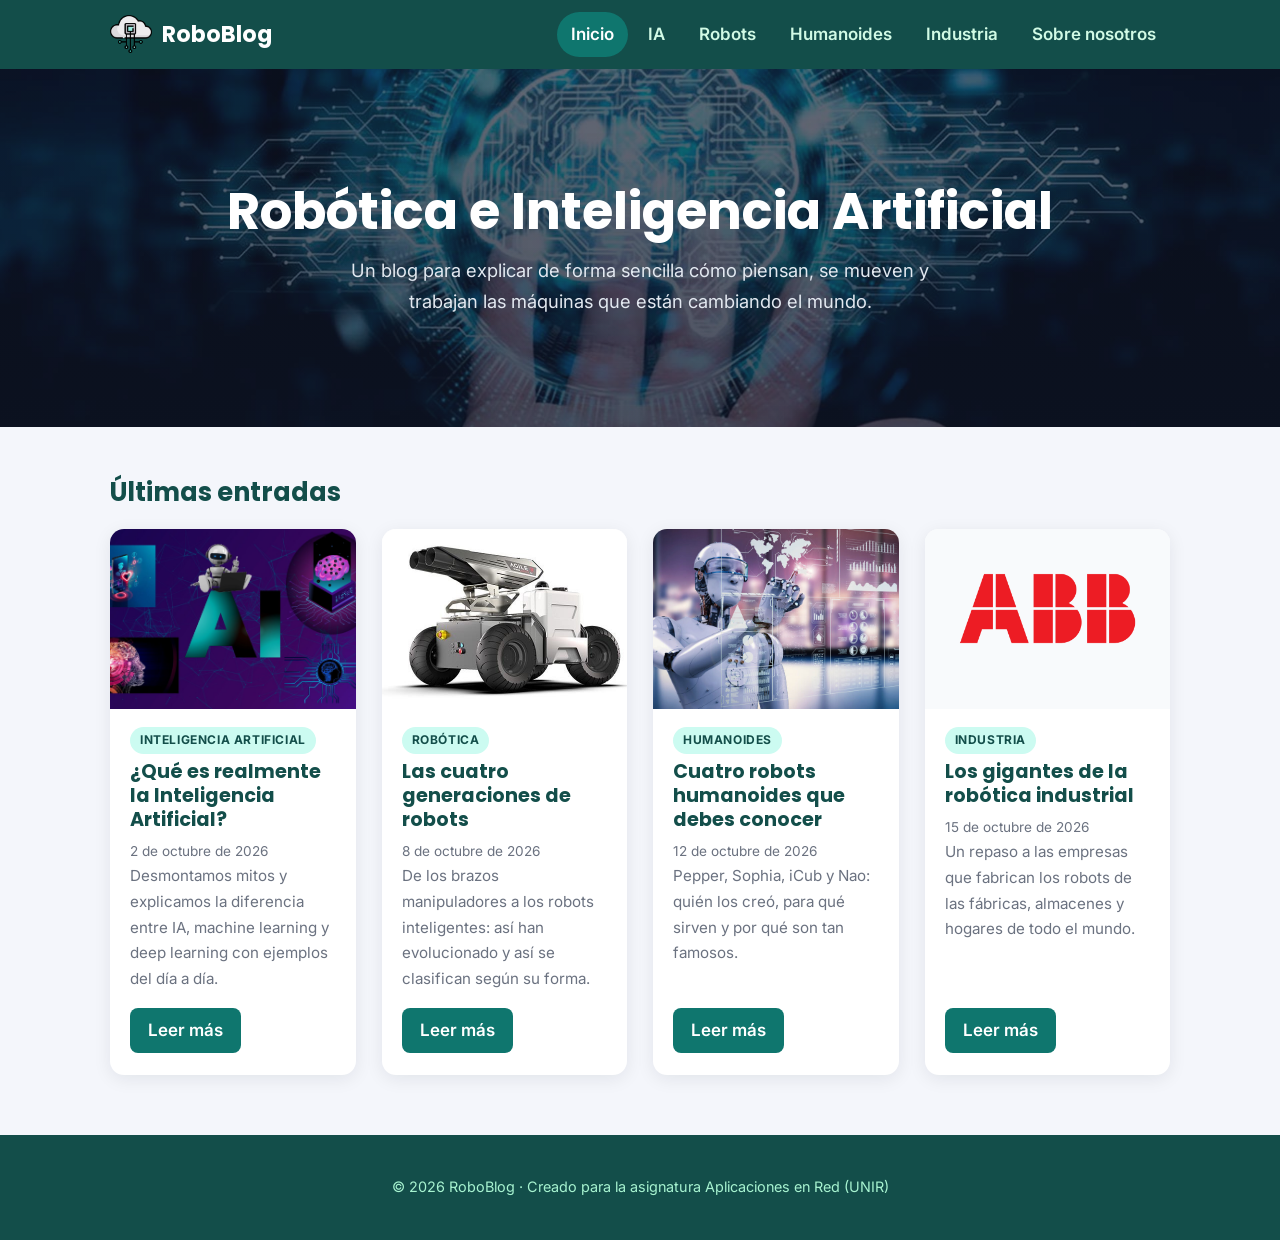
<file: index.html>
<!DOCTYPE html>
<html lang="es">
<head>
  <meta charset="UTF-8">
  <!-- viewport: hace que la página se vea bien en móviles -->
  <meta name="viewport" content="width=device-width, initial-scale=1.0">
  <title>RoboBlog | Inicio</title>
  <!-- Tipografías de Google Fonts -->
  <link rel="preconnect" href="https://fonts.googleapis.com">
  <link href="https://fonts.googleapis.com/css2?family=Inter:wght@400;600&family=Poppins:wght@600;700&display=swap" rel="stylesheet">
  <!-- Hoja de estilos propia -->
  <link rel="stylesheet" href="css/estilos.css">
</head>
<body>

  <!-- ===== CABECERA + MENÚ (se repite igual en todas las páginas) ===== -->
  <header class="cabecera">
    <div class="contenedor">
      <a class="marca" href="index.html">
        <img src="img/logo.png" alt="Logo de RoboBlog">
        RoboBlog
      </a>
      <nav>
        <ul class="menu">
          <li><a class="activo" href="index.html">Inicio</a></li>
          <li><a href="entradas/que-es-la-ia.html">IA</a></li>
          <li><a href="entradas/generaciones-robots.html">Robots</a></li>
          <li><a href="entradas/humanoides-famosos.html">Humanoides</a></li>
          <li><a href="entradas/empresas-robotica.html">Industria</a></li>
          <li><a href="acerca.html">Sobre nosotros</a></li>
        </ul>
      </nav>
    </div>
  </header>

  <!-- ===== PORTADA ===== -->
  <section class="hero">
    <h1>Robótica e Inteligencia Artificial</h1>
    <p>Un blog para explicar de forma sencilla cómo piensan, se mueven y trabajan las máquinas que están cambiando el mundo.</p>
  </section>

  <!-- ===== LISTADO DE ENTRADAS ===== -->
  <main class="contenedor">
    <h2 class="seccion-titulo">Últimas entradas</h2>

    <div class="rejilla">

      <!-- Entrada 1 -->
      <article class="tarjeta">
        <img src="img/ia.jpg" alt="Collage sobre inteligencia artificial">
        <div class="tarjeta-cuerpo">
          <span class="etiqueta">Inteligencia Artificial</span>
          <h3>¿Qué es realmente la Inteligencia Artificial?</h3>
          <span class="fecha">2 de octubre de 2026</span>
          <p>Desmontamos mitos y explicamos la diferencia entre IA, machine learning y deep learning con ejemplos del día a día.</p>
          <a class="boton" href="entradas/que-es-la-ia.html">Leer más</a>
        </div>
      </article>

      <!-- Entrada 2 -->
      <article class="tarjeta">
        <img src="img/robot-movil.jpg" alt="Robot móvil">
        <div class="tarjeta-cuerpo">
          <span class="etiqueta">Robótica</span>
          <h3>Las cuatro generaciones de robots</h3>
          <span class="fecha">8 de octubre de 2026</span>
          <p>De los brazos manipuladores a los robots inteligentes: así han evolucionado y así se clasifican según su forma.</p>
          <a class="boton" href="entradas/generaciones-robots.html">Leer más</a>
        </div>
      </article>

      <!-- Entrada 3 -->
      <article class="tarjeta">
        <img src="img/androides.jpg" alt="Robot humanoide interactuando con una pantalla">
        <div class="tarjeta-cuerpo">
          <span class="etiqueta">Humanoides</span>
          <h3>Cuatro robots humanoides que debes conocer</h3>
          <span class="fecha">12 de octubre de 2026</span>
          <p>Pepper, Sophia, iCub y Nao: quién los creó, para qué sirven y por qué son tan famosos.</p>
          <a class="boton" href="entradas/humanoides-famosos.html">Leer más</a>
        </div>
      </article>

      <!-- Entrada 4 -->
      <article class="tarjeta">
        <img class="logo" src="img/abb.png" alt="Logotipo de ABB">
        <div class="tarjeta-cuerpo">
          <span class="etiqueta">Industria</span>
          <h3>Los gigantes de la robótica industrial</h3>
          <span class="fecha">15 de octubre de 2026</span>
          <p>Un repaso a las empresas que fabrican los robots de las fábricas, almacenes y hogares de todo el mundo.</p>
          <a class="boton" href="entradas/empresas-robotica.html">Leer más</a>
        </div>
      </article>

    </div>
  </main>

  <!-- ===== PIE DE PÁGINA ===== -->
  <footer class="pie">
    <p>&copy; 2026 RoboBlog · Creado para la asignatura Aplicaciones en Red (UNIR)</p>
  </footer>

</body>
</html>
</file>
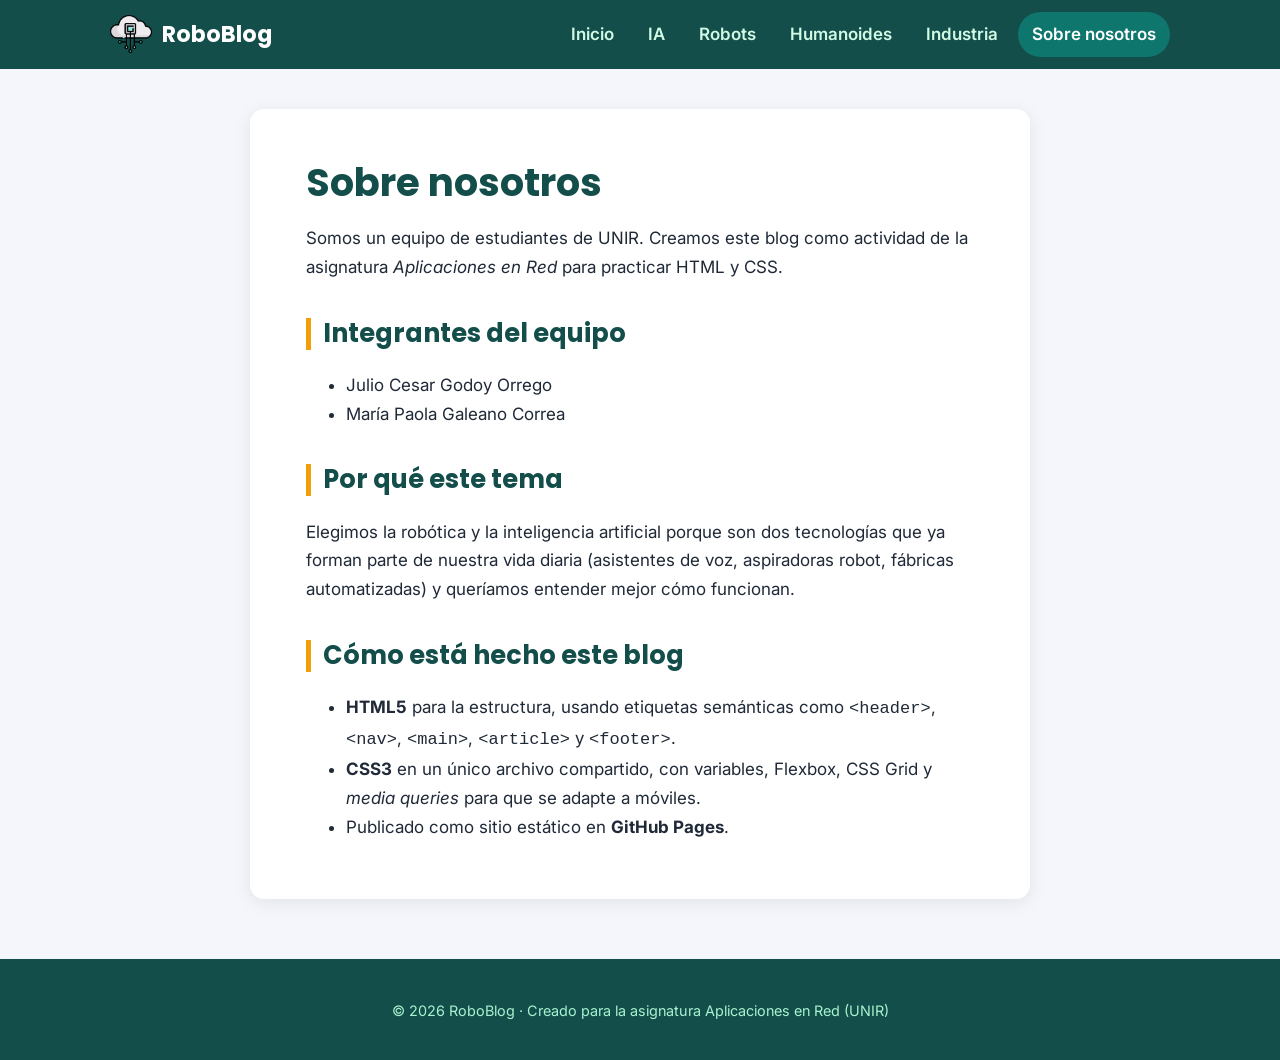
<file: acerca.html>
<!DOCTYPE html>
<html lang="es">
<head>
  <meta charset="UTF-8">
  <meta name="viewport" content="width=device-width, initial-scale=1.0">
  <title>RoboBlog | Sobre nosotros</title>
  <link rel="preconnect" href="https://fonts.googleapis.com">
  <link href="https://fonts.googleapis.com/css2?family=Inter:wght@400;600&family=Poppins:wght@600;700&display=swap" rel="stylesheet">
  <link rel="stylesheet" href="css/estilos.css">
</head>
<body>

  <header class="cabecera">
    <div class="contenedor">
      <a class="marca" href="index.html">
        <img src="img/logo.png" alt="Logo de RoboBlog">
        RoboBlog
      </a>
      <nav>
        <ul class="menu">
          <li><a href="index.html">Inicio</a></li>
          <li><a href="entradas/que-es-la-ia.html">IA</a></li>
          <li><a href="entradas/generaciones-robots.html">Robots</a></li>
          <li><a href="entradas/humanoides-famosos.html">Humanoides</a></li>
          <li><a href="entradas/empresas-robotica.html">Industria</a></li>
          <li><a class="activo" href="acerca.html">Sobre nosotros</a></li>
        </ul>
      </nav>
    </div>
  </header>

  <main>
    <article class="articulo">
      <h1>Sobre nosotros</h1>

      <p>Somos un equipo de estudiantes de UNIR. Creamos este blog como actividad de la asignatura <em>Aplicaciones en Red</em> para practicar HTML y CSS.</p>

      <h2>Integrantes del equipo</h2>
      <ul>
        <li>Julio Cesar Godoy Orrego</li>
        <li>María Paola Galeano Correa</li>
      </ul>

      <h2>Por qué este tema</h2>

      <p>Elegimos la robótica y la inteligencia artificial porque son dos tecnologías que ya forman parte de nuestra vida diaria (asistentes de voz, aspiradoras robot, fábricas automatizadas) y queríamos entender mejor cómo funcionan.</p>

      <h2>Cómo está hecho este blog</h2>
      <ul>
        <li><strong>HTML5</strong> para la estructura, usando etiquetas semánticas como <code>&lt;header&gt;</code>, <code>&lt;nav&gt;</code>, <code>&lt;main&gt;</code>, <code>&lt;article&gt;</code> y <code>&lt;footer&gt;</code>.</li>
        <li><strong>CSS3</strong> en un único archivo compartido, con variables, Flexbox, CSS Grid y <em>media queries</em> para que se adapte a móviles.</li>
        <li>Publicado como sitio estático en <strong>GitHub Pages</strong>.</li>
      </ul>
    </article>
  </main>

  <footer class="pie">
    <p>&copy; 2026 RoboBlog · Creado para la asignatura Aplicaciones en Red (UNIR)</p>
  </footer>

</body>
</html>
</file>
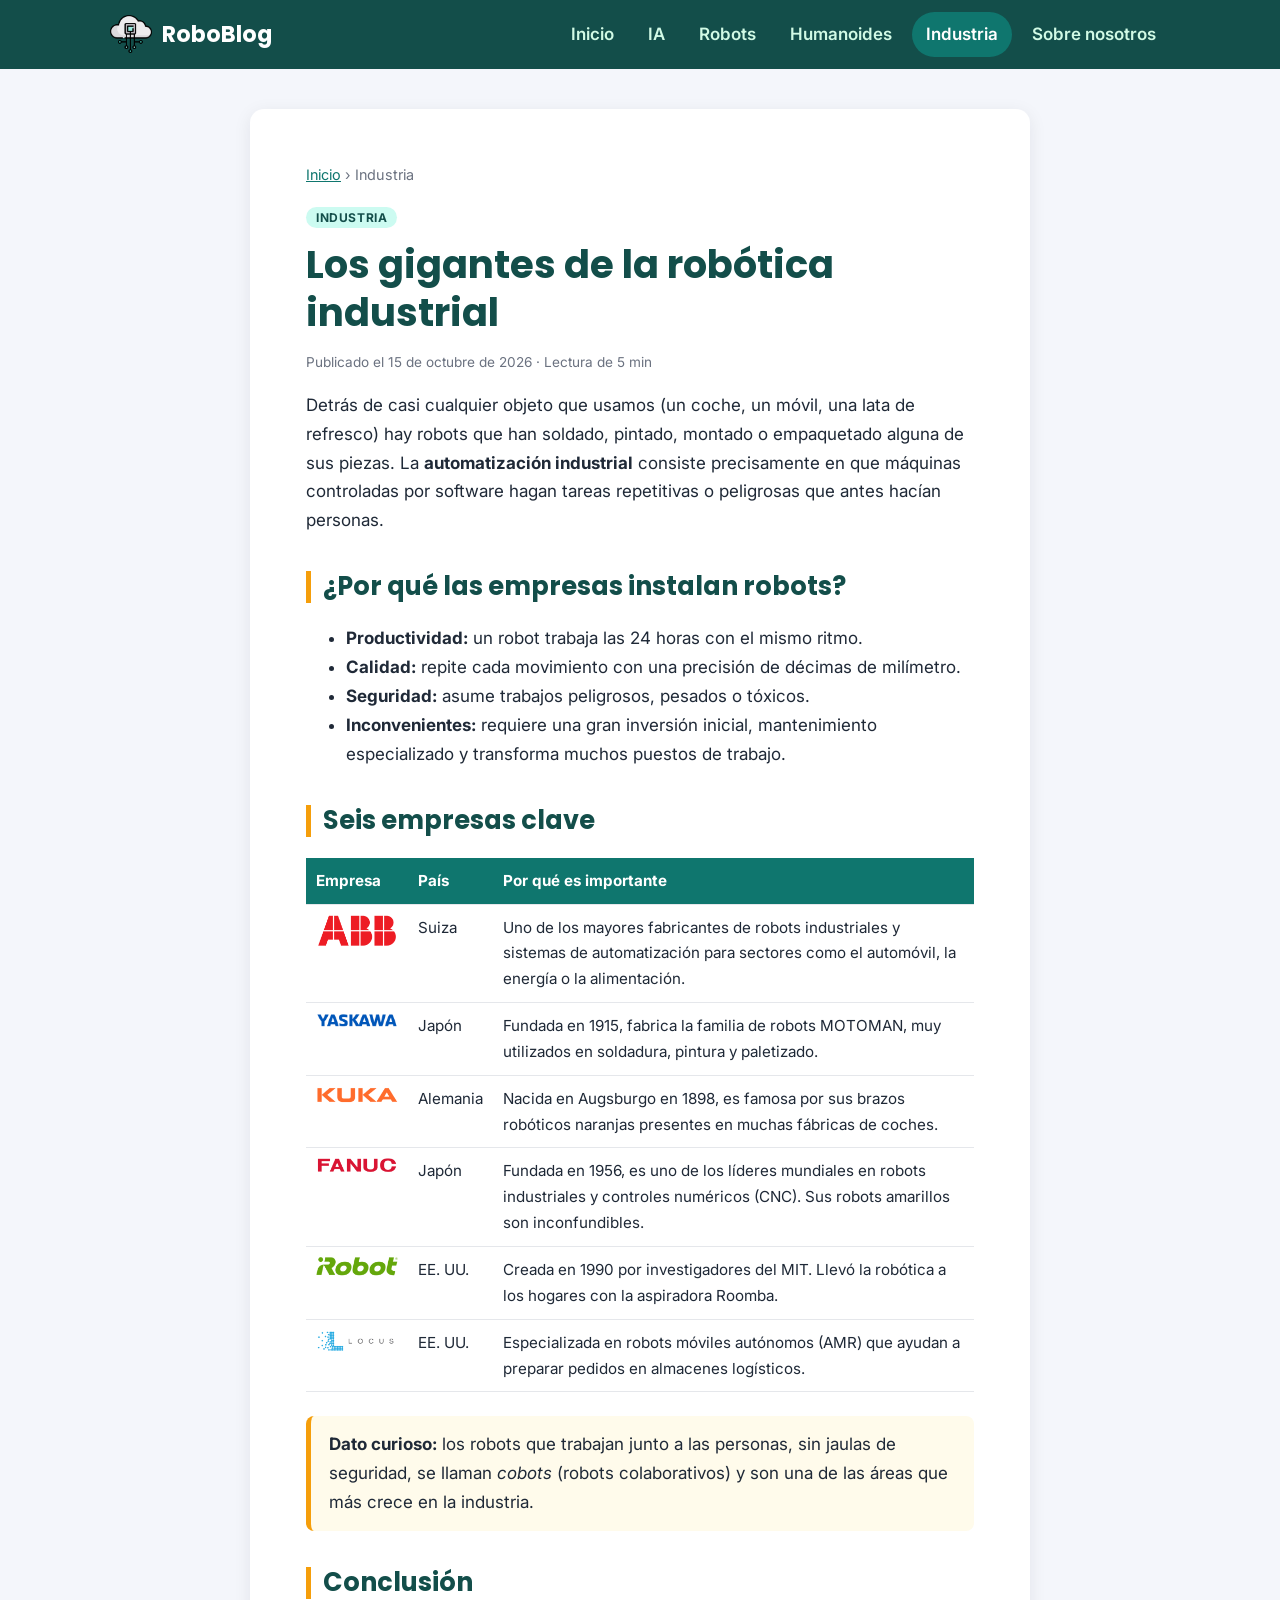
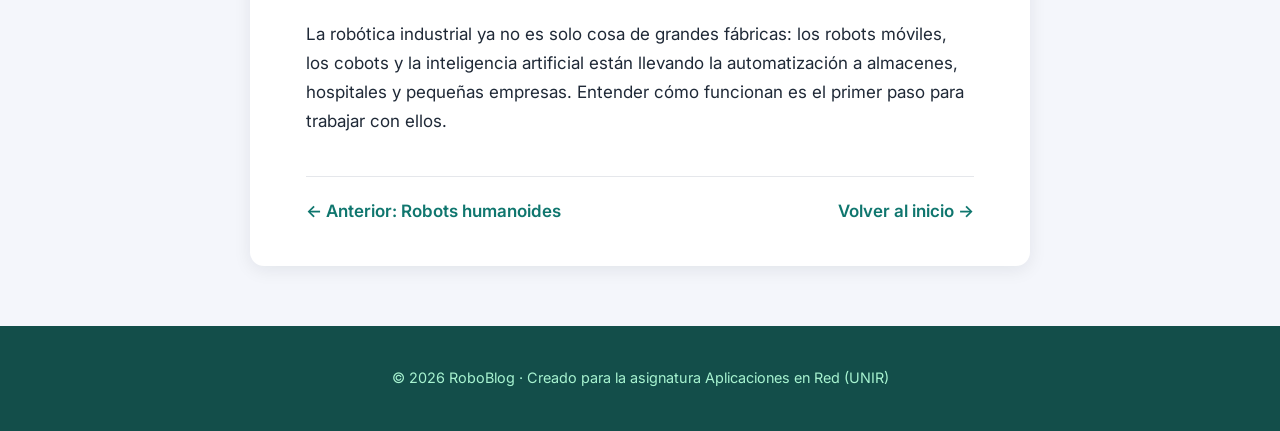
<file: entradas/empresas-robotica.html>
<!DOCTYPE html>
<html lang="es">
<head>
  <meta charset="UTF-8">
  <meta name="viewport" content="width=device-width, initial-scale=1.0">
  <title>RoboBlog | Los gigantes de la robótica industrial</title>
  <link rel="preconnect" href="https://fonts.googleapis.com">
  <link href="https://fonts.googleapis.com/css2?family=Inter:wght@400;600&family=Poppins:wght@600;700&display=swap" rel="stylesheet">
  <link rel="stylesheet" href="../css/estilos.css">
</head>
<body>

  <header class="cabecera">
    <div class="contenedor">
      <a class="marca" href="../index.html">
        <img src="../img/logo.png" alt="Logo de RoboBlog">
        RoboBlog
      </a>
      <nav>
        <ul class="menu">
          <li><a href="../index.html">Inicio</a></li>
          <li><a href="que-es-la-ia.html">IA</a></li>
          <li><a href="generaciones-robots.html">Robots</a></li>
          <li><a href="humanoides-famosos.html">Humanoides</a></li>
          <li><a class="activo" href="empresas-robotica.html">Industria</a></li>
          <li><a href="../acerca.html">Sobre nosotros</a></li>
        </ul>
      </nav>
    </div>
  </header>

  <main>
    <article class="articulo">
      <p class="migas"><a href="../index.html">Inicio</a> › Industria</p>
      <span class="etiqueta">Industria</span>
      <h1>Los gigantes de la robótica industrial</h1>
      <p class="fecha">Publicado el 15 de octubre de 2026 · Lectura de 5 min</p>

      <p>Detrás de casi cualquier objeto que usamos (un coche, un móvil, una lata de refresco) hay robots que han soldado, pintado, montado o empaquetado alguna de sus piezas. La <strong>automatización industrial</strong> consiste precisamente en que máquinas controladas por software hagan tareas repetitivas o peligrosas que antes hacían personas.</p>

      <h2>¿Por qué las empresas instalan robots?</h2>
      <ul>
        <li><strong>Productividad:</strong> un robot trabaja las 24 horas con el mismo ritmo.</li>
        <li><strong>Calidad:</strong> repite cada movimiento con una precisión de décimas de milímetro.</li>
        <li><strong>Seguridad:</strong> asume trabajos peligrosos, pesados o tóxicos.</li>
        <li><strong>Inconvenientes:</strong> requiere una gran inversión inicial, mantenimiento especializado y transforma muchos puestos de trabajo.</li>
      </ul>

      <h2>Seis empresas clave</h2>

      <!-- Tabla con logotipo, país y especialidad de cada empresa -->
      <table class="tabla">
        <tr>
          <th>Empresa</th>
          <th>País</th>
          <th>Por qué es importante</th>
        </tr>
        <tr>
          <td><img src="../img/abb.png" alt="ABB" width="110"></td>
          <td>Suiza</td>
          <td>Uno de los mayores fabricantes de robots industriales y sistemas de automatización para sectores como el automóvil, la energía o la alimentación.</td>
        </tr>
        <tr>
          <td><img src="../img/yaskawa.png" alt="Yaskawa" width="110"></td>
          <td>Japón</td>
          <td>Fundada en 1915, fabrica la familia de robots MOTOMAN, muy utilizados en soldadura, pintura y paletizado.</td>
        </tr>
        <tr>
          <td><img src="../img/kuka.png" alt="KUKA" width="110"></td>
          <td>Alemania</td>
          <td>Nacida en Augsburgo en 1898, es famosa por sus brazos robóticos naranjas presentes en muchas fábricas de coches.</td>
        </tr>
        <tr>
          <td><img src="../img/fanuc.png" alt="FANUC" width="110"></td>
          <td>Japón</td>
          <td>Fundada en 1956, es uno de los líderes mundiales en robots industriales y controles numéricos (CNC). Sus robots amarillos son inconfundibles.</td>
        </tr>
        <tr>
          <td><img src="../img/irobot.png" alt="iRobot" width="110"></td>
          <td>EE. UU.</td>
          <td>Creada en 1990 por investigadores del MIT. Llevó la robótica a los hogares con la aspiradora Roomba.</td>
        </tr>
        <tr>
          <td><img src="../img/locusrobotics.png" alt="Locus Robotics" width="110"></td>
          <td>EE. UU.</td>
          <td>Especializada en robots móviles autónomos (AMR) que ayudan a preparar pedidos en almacenes logísticos.</td>
        </tr>
      </table>

      <div class="destacado">
        <strong>Dato curioso:</strong> los robots que trabajan junto a las personas, sin jaulas de seguridad, se llaman <em>cobots</em> (robots colaborativos) y son una de las áreas que más crece en la industria.
      </div>

      <h2>Conclusión</h2>
      <p>La robótica industrial ya no es solo cosa de grandes fábricas: los robots móviles, los cobots y la inteligencia artificial están llevando la automatización a almacenes, hospitales y pequeñas empresas. Entender cómo funcionan es el primer paso para trabajar con ellos.</p>

      <nav class="nav-entradas">
        <a href="humanoides-famosos.html">← Anterior: Robots humanoides</a>
        <a href="../index.html">Volver al inicio →</a>
      </nav>
    </article>
  </main>

  <footer class="pie">
    <p>&copy; 2026 RoboBlog · Creado para la asignatura Aplicaciones en Red (UNIR)</p>
  </footer>

</body>
</html>
</file>
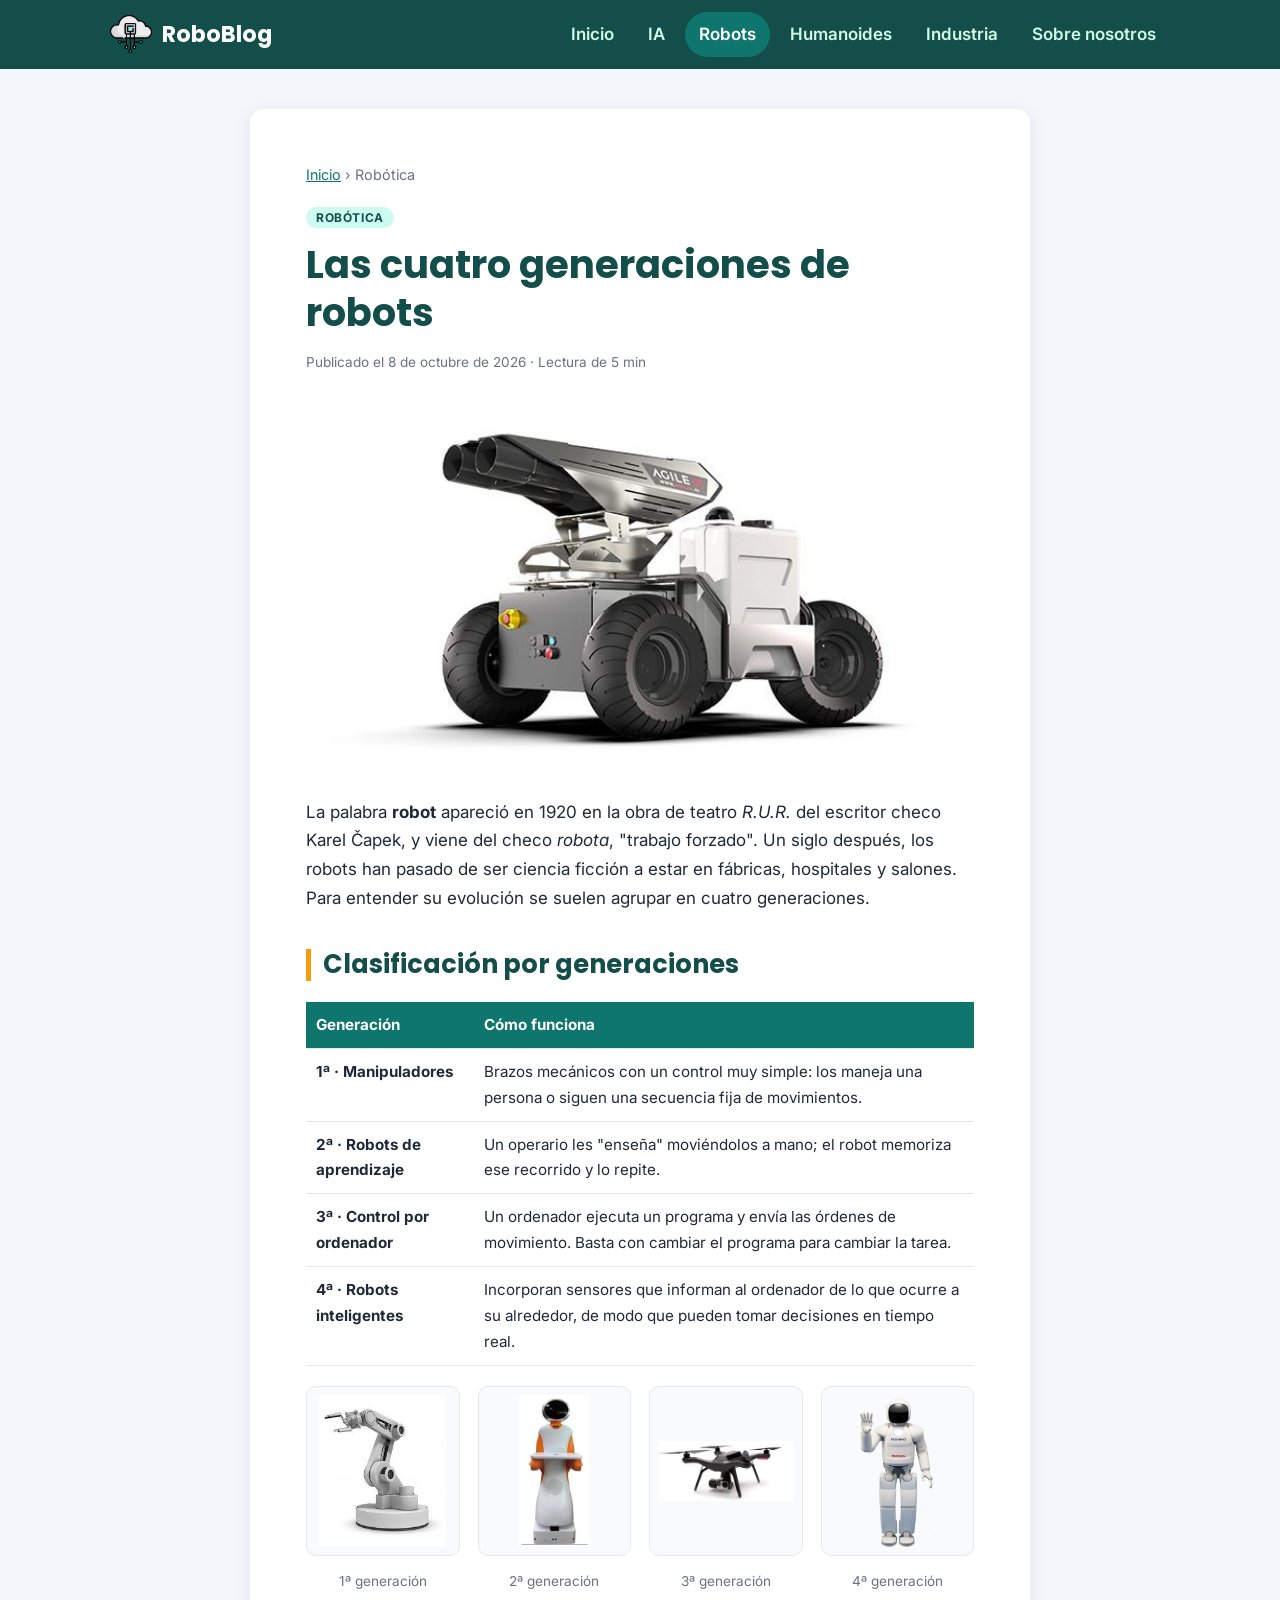
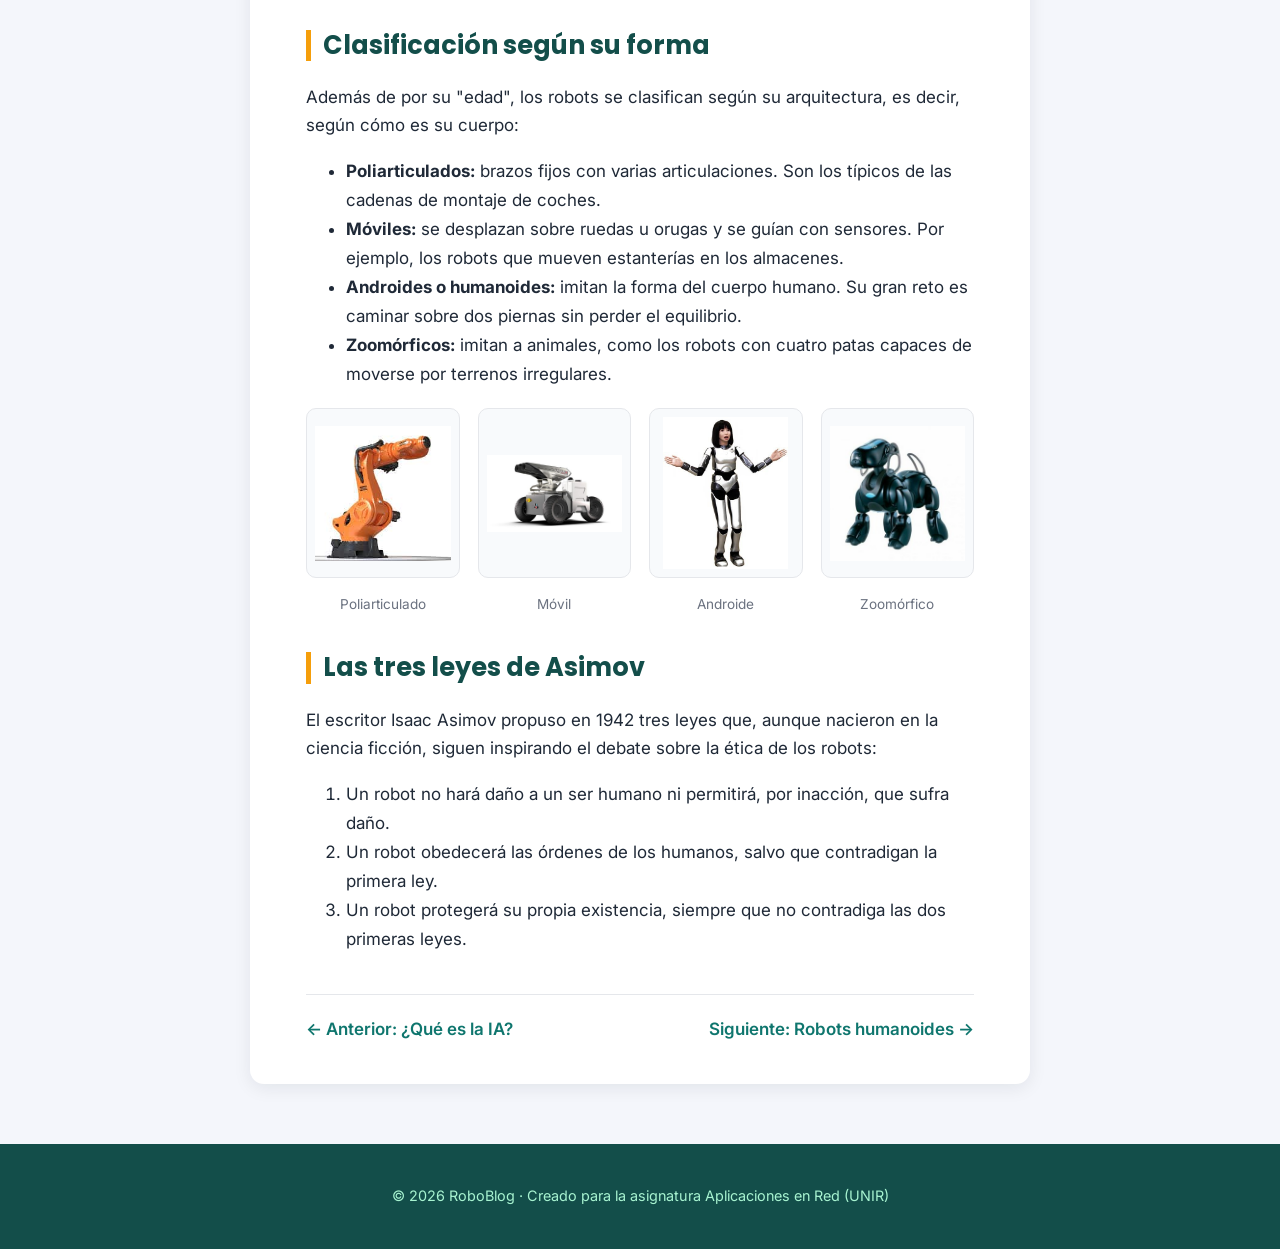
<file: entradas/generaciones-robots.html>
<!DOCTYPE html>
<html lang="es">
<head>
  <meta charset="UTF-8">
  <meta name="viewport" content="width=device-width, initial-scale=1.0">
  <title>RoboBlog | Las cuatro generaciones de robots</title>
  <link rel="preconnect" href="https://fonts.googleapis.com">
  <link href="https://fonts.googleapis.com/css2?family=Inter:wght@400;600&family=Poppins:wght@600;700&display=swap" rel="stylesheet">
  <link rel="stylesheet" href="../css/estilos.css">
</head>
<body>

  <header class="cabecera">
    <div class="contenedor">
      <a class="marca" href="../index.html">
        <img src="../img/logo.png" alt="Logo de RoboBlog">
        RoboBlog
      </a>
      <nav>
        <ul class="menu">
          <li><a href="../index.html">Inicio</a></li>
          <li><a href="que-es-la-ia.html">IA</a></li>
          <li><a class="activo" href="generaciones-robots.html">Robots</a></li>
          <li><a href="humanoides-famosos.html">Humanoides</a></li>
          <li><a href="empresas-robotica.html">Industria</a></li>
          <li><a href="../acerca.html">Sobre nosotros</a></li>
        </ul>
      </nav>
    </div>
  </header>

  <main>
    <article class="articulo">
      <p class="migas"><a href="../index.html">Inicio</a> › Robótica</p>
      <span class="etiqueta">Robótica</span>
      <h1>Las cuatro generaciones de robots</h1>
      <p class="fecha">Publicado el 8 de octubre de 2026 · Lectura de 5 min</p>

      <img class="imagen-principal" src="../img/robot-movil.jpg" alt="Robot móvil sobre ruedas">

      <p>La palabra <strong>robot</strong> apareció en 1920 en la obra de teatro <em>R.U.R.</em> del escritor checo Karel Čapek, y viene del checo <em>robota</em>, "trabajo forzado". Un siglo después, los robots han pasado de ser ciencia ficción a estar en fábricas, hospitales y salones. Para entender su evolución se suelen agrupar en cuatro generaciones.</p>

      <h2>Clasificación por generaciones</h2>

      <!-- Tabla: cada <tr> es una fila, <th> es cabecera y <td> es celda -->
      <table class="tabla">
        <tr>
          <th>Generación</th>
          <th>Cómo funciona</th>
        </tr>
        <tr>
          <td><strong>1ª · Manipuladores</strong></td>
          <td>Brazos mecánicos con un control muy simple: los maneja una persona o siguen una secuencia fija de movimientos.</td>
        </tr>
        <tr>
          <td><strong>2ª · Robots de aprendizaje</strong></td>
          <td>Un operario les "enseña" moviéndolos a mano; el robot memoriza ese recorrido y lo repite.</td>
        </tr>
        <tr>
          <td><strong>3ª · Control por ordenador</strong></td>
          <td>Un ordenador ejecuta un programa y envía las órdenes de movimiento. Basta con cambiar el programa para cambiar la tarea.</td>
        </tr>
        <tr>
          <td><strong>4ª · Robots inteligentes</strong></td>
          <td>Incorporan sensores que informan al ordenador de lo que ocurre a su alrededor, de modo que pueden tomar decisiones en tiempo real.</td>
        </tr>
      </table>

      <div class="galeria">
        <figure><img src="../img/robot-1era.jpg" alt="Robot de primera generación"><figcaption>1ª generación</figcaption></figure>
        <figure><img src="../img/robot-2da.jpg" alt="Robot de segunda generación"><figcaption>2ª generación</figcaption></figure>
        <figure><img src="../img/robot-3ra.jpg" alt="Robot de tercera generación"><figcaption>3ª generación</figcaption></figure>
        <figure><img src="../img/robot-4ta.png" alt="Robot de cuarta generación"><figcaption>4ª generación</figcaption></figure>
      </div>

      <h2>Clasificación según su forma</h2>
      <p>Además de por su "edad", los robots se clasifican según su arquitectura, es decir, según cómo es su cuerpo:</p>
      <ul>
        <li><strong>Poliarticulados:</strong> brazos fijos con varias articulaciones. Son los típicos de las cadenas de montaje de coches.</li>
        <li><strong>Móviles:</strong> se desplazan sobre ruedas u orugas y se guían con sensores. Por ejemplo, los robots que mueven estanterías en los almacenes.</li>
        <li><strong>Androides o humanoides:</strong> imitan la forma del cuerpo humano. Su gran reto es caminar sobre dos piernas sin perder el equilibrio.</li>
        <li><strong>Zoomórficos:</strong> imitan a animales, como los robots con cuatro patas capaces de moverse por terrenos irregulares.</li>
      </ul>

      <div class="galeria">
        <figure><img src="../img/robot-poliarticulado.jpg" alt="Robot poliarticulado"><figcaption>Poliarticulado</figcaption></figure>
        <figure><img src="../img/robot-movil.jpg" alt="Robot móvil"><figcaption>Móvil</figcaption></figure>
        <figure><img src="../img/robot-androide.jpg" alt="Robot androide"><figcaption>Androide</figcaption></figure>
        <figure><img src="../img/robot-zoomorfico.jpg" alt="Robot zoomórfico"><figcaption>Zoomórfico</figcaption></figure>
      </div>

      <h2>Las tres leyes de Asimov</h2>
      <p>El escritor Isaac Asimov propuso en 1942 tres leyes que, aunque nacieron en la ciencia ficción, siguen inspirando el debate sobre la ética de los robots:</p>
      <ol>
        <li>Un robot no hará daño a un ser humano ni permitirá, por inacción, que sufra daño.</li>
        <li>Un robot obedecerá las órdenes de los humanos, salvo que contradigan la primera ley.</li>
        <li>Un robot protegerá su propia existencia, siempre que no contradiga las dos primeras leyes.</li>
      </ol>

      <nav class="nav-entradas">
        <a href="que-es-la-ia.html">← Anterior: ¿Qué es la IA?</a>
        <a href="humanoides-famosos.html">Siguiente: Robots humanoides →</a>
      </nav>
    </article>
  </main>

  <footer class="pie">
    <p>&copy; 2026 RoboBlog · Creado para la asignatura Aplicaciones en Red (UNIR)</p>
  </footer>

</body>
</html>
</file>
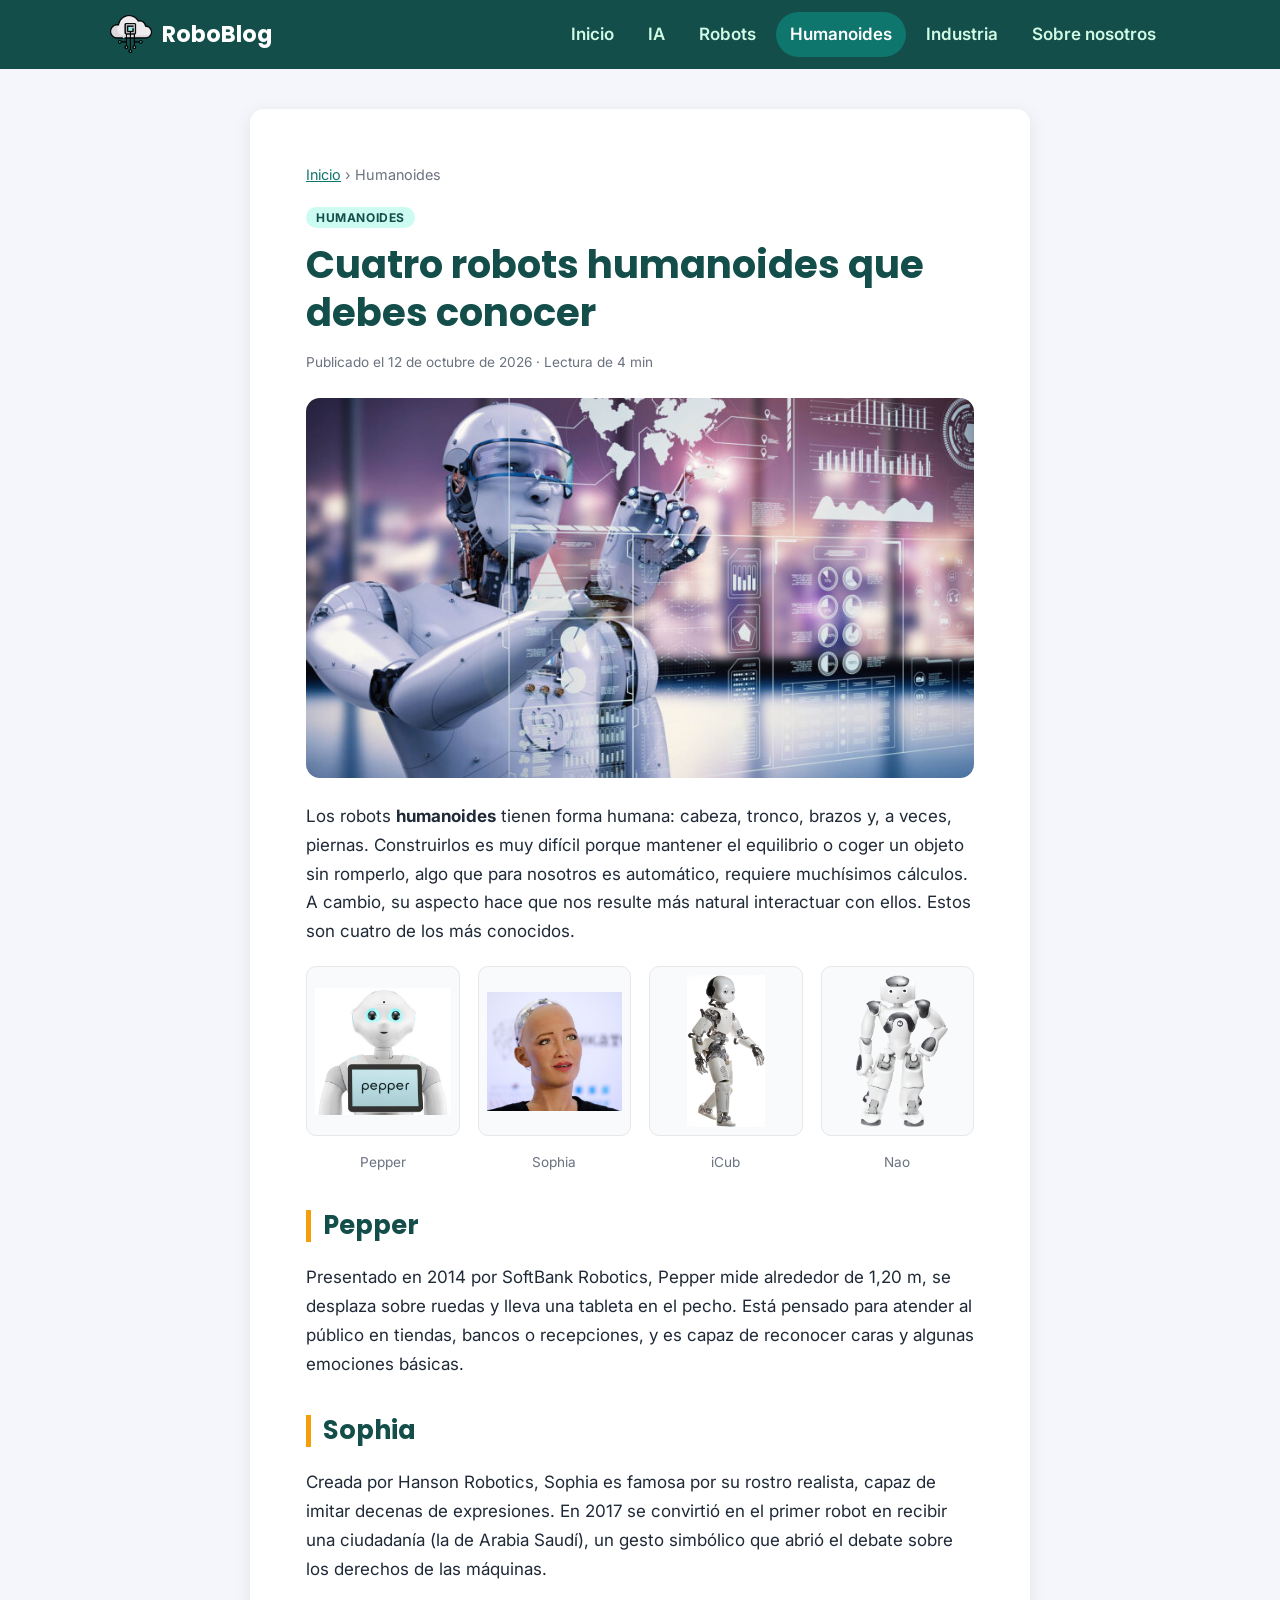
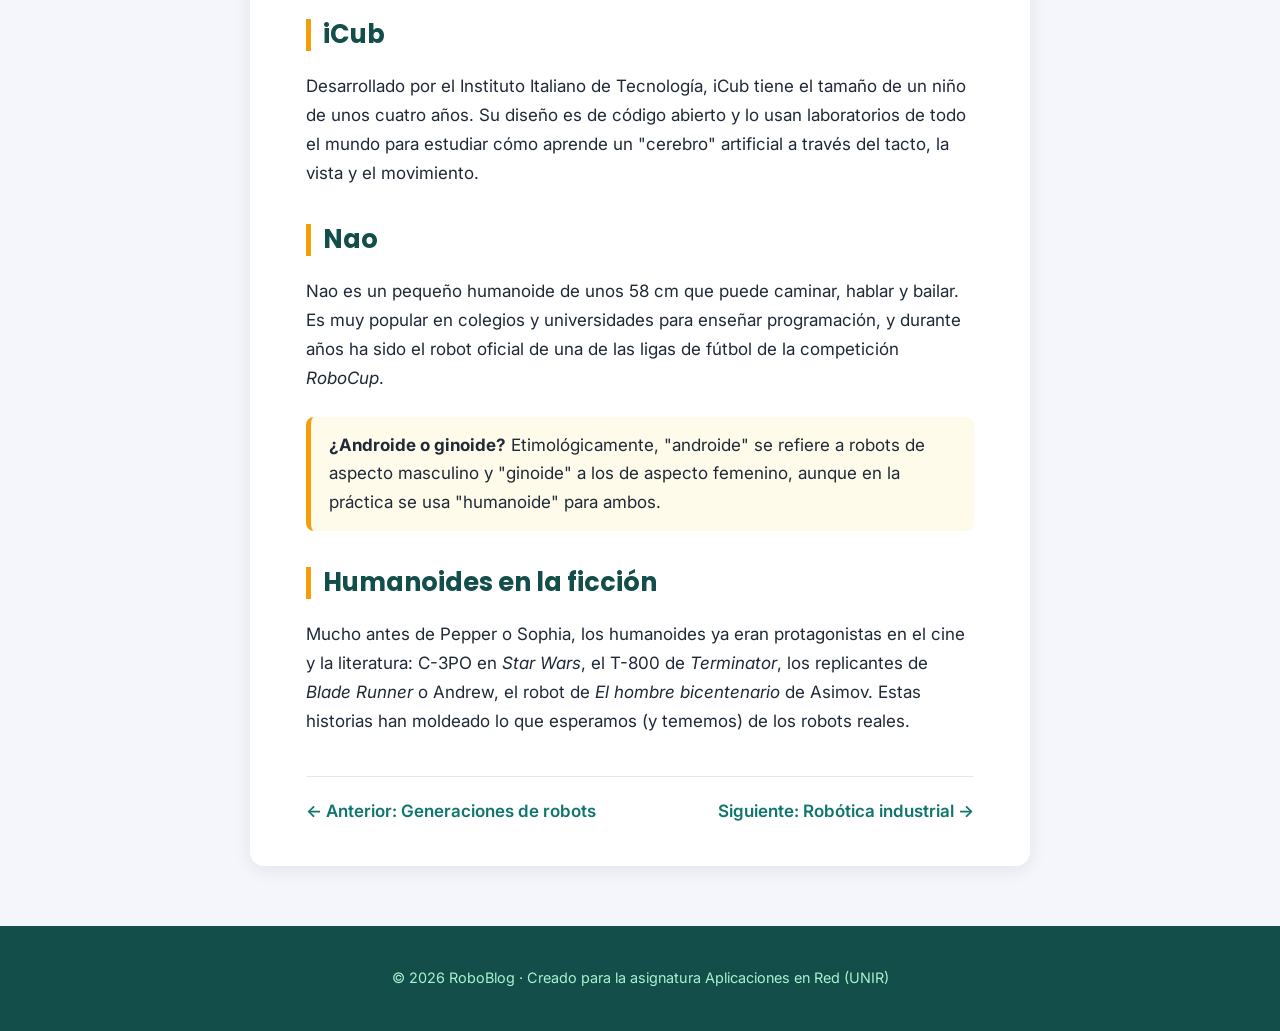
<file: entradas/humanoides-famosos.html>
<!DOCTYPE html>
<html lang="es">
<head>
  <meta charset="UTF-8">
  <meta name="viewport" content="width=device-width, initial-scale=1.0">
  <title>RoboBlog | Cuatro robots humanoides que debes conocer</title>
  <link rel="preconnect" href="https://fonts.googleapis.com">
  <link href="https://fonts.googleapis.com/css2?family=Inter:wght@400;600&family=Poppins:wght@600;700&display=swap" rel="stylesheet">
  <link rel="stylesheet" href="../css/estilos.css">
</head>
<body>

  <header class="cabecera">
    <div class="contenedor">
      <a class="marca" href="../index.html">
        <img src="../img/logo.png" alt="Logo de RoboBlog">
        RoboBlog
      </a>
      <nav>
        <ul class="menu">
          <li><a href="../index.html">Inicio</a></li>
          <li><a href="que-es-la-ia.html">IA</a></li>
          <li><a href="generaciones-robots.html">Robots</a></li>
          <li><a class="activo" href="humanoides-famosos.html">Humanoides</a></li>
          <li><a href="empresas-robotica.html">Industria</a></li>
          <li><a href="../acerca.html">Sobre nosotros</a></li>
        </ul>
      </nav>
    </div>
  </header>

  <main>
    <article class="articulo">
      <p class="migas"><a href="../index.html">Inicio</a> › Humanoides</p>
      <span class="etiqueta">Humanoides</span>
      <h1>Cuatro robots humanoides que debes conocer</h1>
      <p class="fecha">Publicado el 12 de octubre de 2026 · Lectura de 4 min</p>

      <img class="imagen-principal" src="../img/androides.jpg" alt="Robot humanoide manejando una pantalla virtual">

      <p>Los robots <strong>humanoides</strong> tienen forma humana: cabeza, tronco, brazos y, a veces, piernas. Construirlos es muy difícil porque mantener el equilibrio o coger un objeto sin romperlo, algo que para nosotros es automático, requiere muchísimos cálculos. A cambio, su aspecto hace que nos resulte más natural interactuar con ellos. Estos son cuatro de los más conocidos.</p>

      <div class="galeria">
        <figure><img src="../img/r-pepper.jpg" alt="Robot Pepper"><figcaption>Pepper</figcaption></figure>
        <figure><img src="../img/r-sophia.jpg" alt="Robot Sophia"><figcaption>Sophia</figcaption></figure>
        <figure><img src="../img/r-icub.jpg" alt="Robot iCub"><figcaption>iCub</figcaption></figure>
        <figure><img src="../img/r-nao.png" alt="Robot Nao"><figcaption>Nao</figcaption></figure>
      </div>

      <h2>Pepper</h2>
      <p>Presentado en 2014 por SoftBank Robotics, Pepper mide alrededor de 1,20 m, se desplaza sobre ruedas y lleva una tableta en el pecho. Está pensado para atender al público en tiendas, bancos o recepciones, y es capaz de reconocer caras y algunas emociones básicas.</p>

      <h2>Sophia</h2>
      <p>Creada por Hanson Robotics, Sophia es famosa por su rostro realista, capaz de imitar decenas de expresiones. En 2017 se convirtió en el primer robot en recibir una ciudadanía (la de Arabia Saudí), un gesto simbólico que abrió el debate sobre los derechos de las máquinas.</p>

      <h2>iCub</h2>
      <p>Desarrollado por el Instituto Italiano de Tecnología, iCub tiene el tamaño de un niño de unos cuatro años. Su diseño es de código abierto y lo usan laboratorios de todo el mundo para estudiar cómo aprende un "cerebro" artificial a través del tacto, la vista y el movimiento.</p>

      <h2>Nao</h2>
      <p>Nao es un pequeño humanoide de unos 58 cm que puede caminar, hablar y bailar. Es muy popular en colegios y universidades para enseñar programación, y durante años ha sido el robot oficial de una de las ligas de fútbol de la competición <em>RoboCup</em>.</p>

      <div class="destacado">
        <strong>¿Androide o ginoide?</strong> Etimológicamente, "androide" se refiere a robots de aspecto masculino y "ginoide" a los de aspecto femenino, aunque en la práctica se usa "humanoide" para ambos.
      </div>

      <h2>Humanoides en la ficción</h2>
      <p>Mucho antes de Pepper o Sophia, los humanoides ya eran protagonistas en el cine y la literatura: C-3PO en <em>Star Wars</em>, el T-800 de <em>Terminator</em>, los replicantes de <em>Blade Runner</em> o Andrew, el robot de <em>El hombre bicentenario</em> de Asimov. Estas historias han moldeado lo que esperamos (y tememos) de los robots reales.</p>

      <nav class="nav-entradas">
        <a href="generaciones-robots.html">← Anterior: Generaciones de robots</a>
        <a href="empresas-robotica.html">Siguiente: Robótica industrial →</a>
      </nav>
    </article>
  </main>

  <footer class="pie">
    <p>&copy; 2026 RoboBlog · Creado para la asignatura Aplicaciones en Red (UNIR)</p>
  </footer>

</body>
</html>
</file>
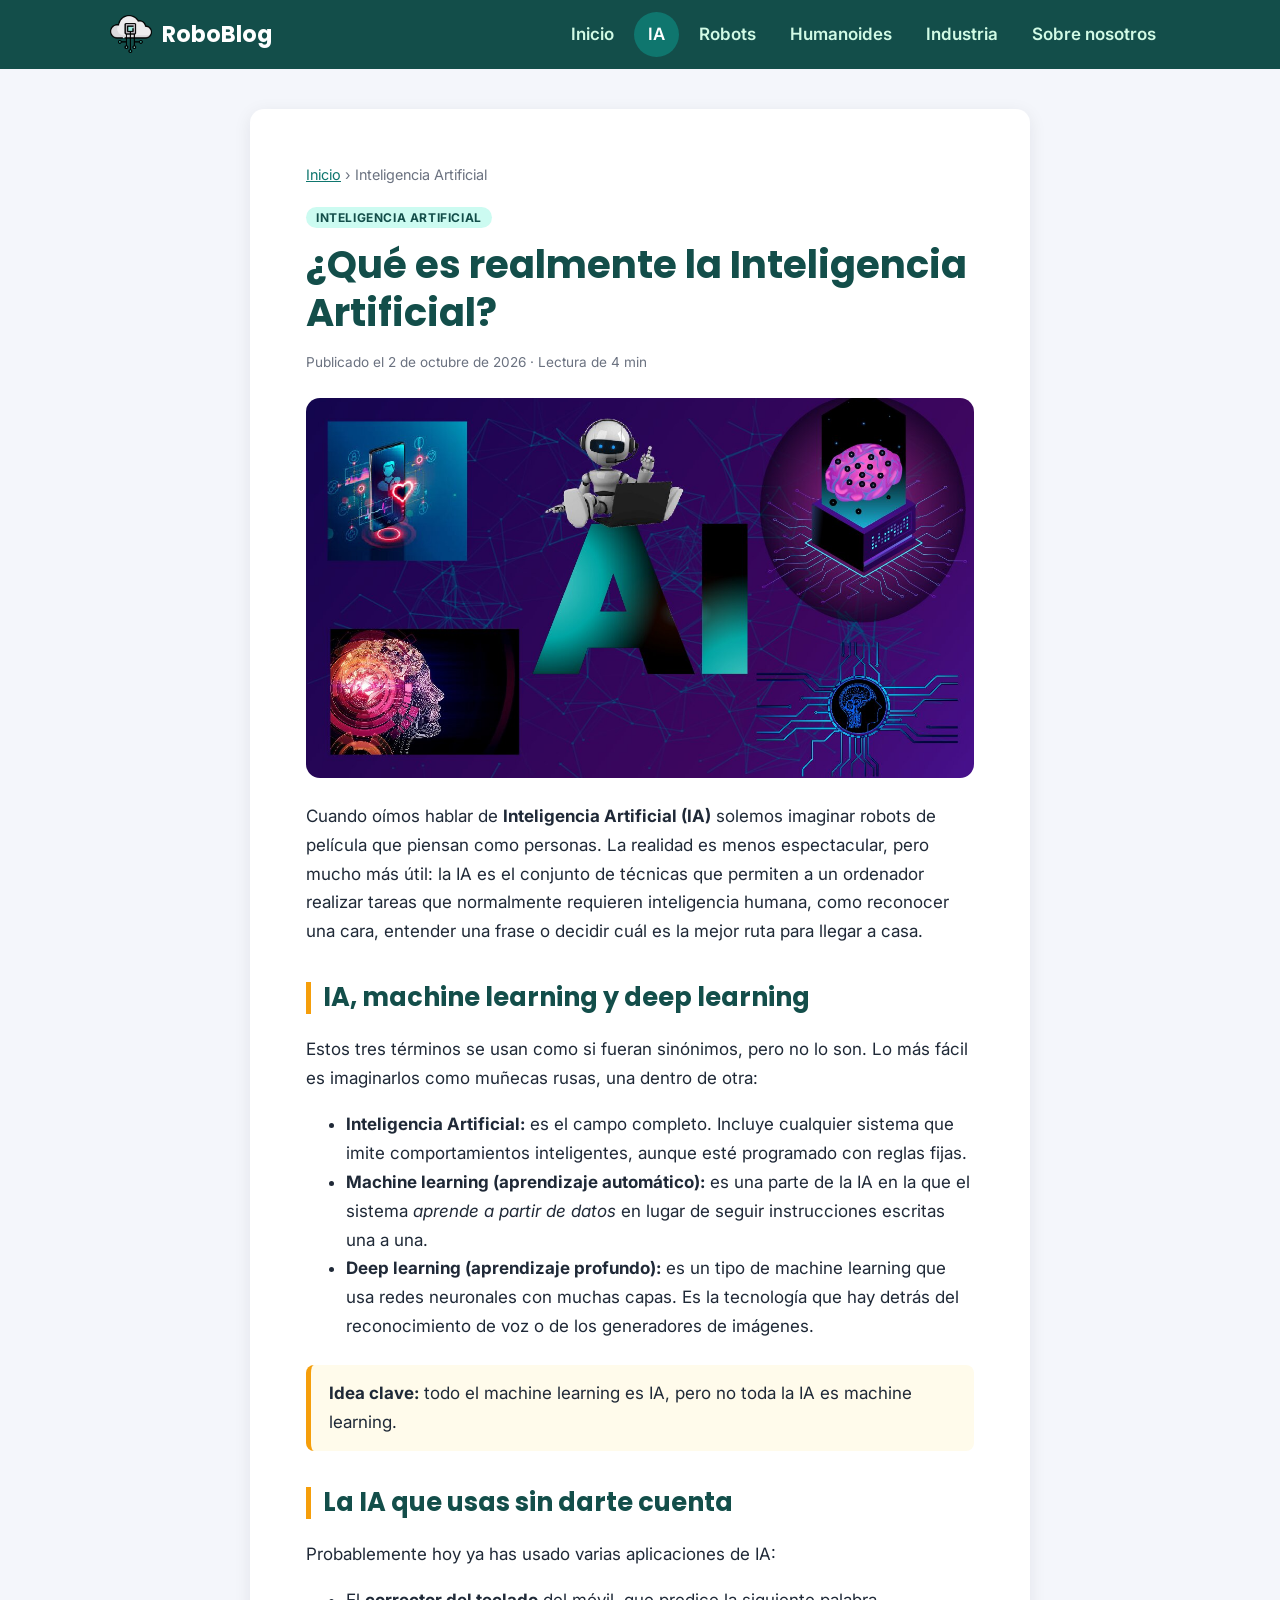
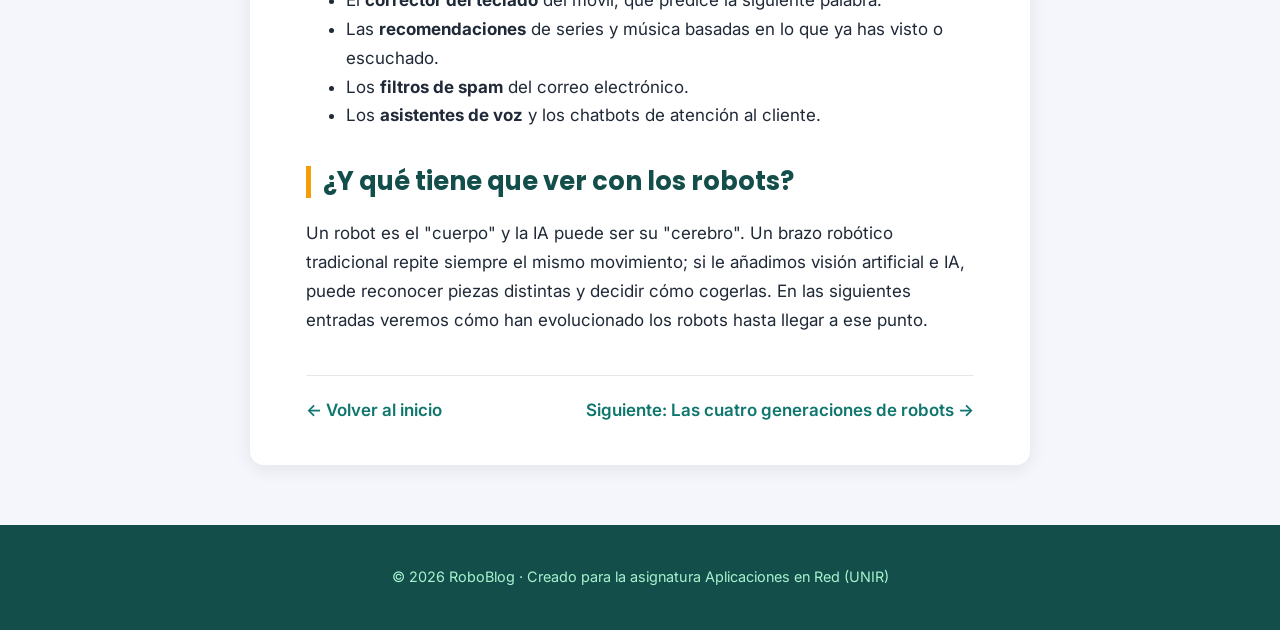
<file: entradas/que-es-la-ia.html>
<!DOCTYPE html>
<html lang="es">
<head>
  <meta charset="UTF-8">
  <meta name="viewport" content="width=device-width, initial-scale=1.0">
  <title>RoboBlog | ¿Qué es la Inteligencia Artificial?</title>
  <link rel="preconnect" href="https://fonts.googleapis.com">
  <link href="https://fonts.googleapis.com/css2?family=Inter:wght@400;600&family=Poppins:wght@600;700&display=swap" rel="stylesheet">
  <!-- "../" sube una carpeta, porque esta página está dentro de /entradas -->
  <link rel="stylesheet" href="../css/estilos.css">
</head>
<body>

  <header class="cabecera">
    <div class="contenedor">
      <a class="marca" href="../index.html">
        <img src="../img/logo.png" alt="Logo de RoboBlog">
        RoboBlog
      </a>
      <nav>
        <ul class="menu">
          <li><a href="../index.html">Inicio</a></li>
          <li><a class="activo" href="que-es-la-ia.html">IA</a></li>
          <li><a href="generaciones-robots.html">Robots</a></li>
          <li><a href="humanoides-famosos.html">Humanoides</a></li>
          <li><a href="empresas-robotica.html">Industria</a></li>
          <li><a href="../acerca.html">Sobre nosotros</a></li>
        </ul>
      </nav>
    </div>
  </header>

  <main>
    <article class="articulo">
      <p class="migas"><a href="../index.html">Inicio</a> › Inteligencia Artificial</p>
      <span class="etiqueta">Inteligencia Artificial</span>
      <h1>¿Qué es realmente la Inteligencia Artificial?</h1>
      <p class="fecha">Publicado el 2 de octubre de 2026 · Lectura de 4 min</p>

      <img class="imagen-principal" src="../img/ia.jpg" alt="Collage de conceptos de inteligencia artificial">

      <p>Cuando oímos hablar de <strong>Inteligencia Artificial (IA)</strong> solemos imaginar robots de película que piensan como personas. La realidad es menos espectacular, pero mucho más útil: la IA es el conjunto de técnicas que permiten a un ordenador realizar tareas que normalmente requieren inteligencia humana, como reconocer una cara, entender una frase o decidir cuál es la mejor ruta para llegar a casa.</p>

      <h2>IA, machine learning y deep learning</h2>
      <p>Estos tres términos se usan como si fueran sinónimos, pero no lo son. Lo más fácil es imaginarlos como muñecas rusas, una dentro de otra:</p>
      <ul>
        <li><strong>Inteligencia Artificial:</strong> es el campo completo. Incluye cualquier sistema que imite comportamientos inteligentes, aunque esté programado con reglas fijas.</li>
        <li><strong>Machine learning (aprendizaje automático):</strong> es una parte de la IA en la que el sistema <em>aprende a partir de datos</em> en lugar de seguir instrucciones escritas una a una.</li>
        <li><strong>Deep learning (aprendizaje profundo):</strong> es un tipo de machine learning que usa redes neuronales con muchas capas. Es la tecnología que hay detrás del reconocimiento de voz o de los generadores de imágenes.</li>
      </ul>

      <div class="destacado">
        <strong>Idea clave:</strong> todo el machine learning es IA, pero no toda la IA es machine learning.
      </div>

      <h2>La IA que usas sin darte cuenta</h2>
      <p>Probablemente hoy ya has usado varias aplicaciones de IA:</p>
      <ul>
        <li>El <strong>corrector del teclado</strong> del móvil, que predice la siguiente palabra.</li>
        <li>Las <strong>recomendaciones</strong> de series y música basadas en lo que ya has visto o escuchado.</li>
        <li>Los <strong>filtros de spam</strong> del correo electrónico.</li>
        <li>Los <strong>asistentes de voz</strong> y los chatbots de atención al cliente.</li>
      </ul>

      <h2>¿Y qué tiene que ver con los robots?</h2>
      <p>Un robot es el "cuerpo" y la IA puede ser su "cerebro". Un brazo robótico tradicional repite siempre el mismo movimiento; si le añadimos visión artificial e IA, puede reconocer piezas distintas y decidir cómo cogerlas. En las siguientes entradas veremos cómo han evolucionado los robots hasta llegar a ese punto.</p>

      <!-- Navegación entre entradas -->
      <nav class="nav-entradas">
        <a href="../index.html">← Volver al inicio</a>
        <a href="generaciones-robots.html">Siguiente: Las cuatro generaciones de robots →</a>
      </nav>
    </article>
  </main>

  <footer class="pie">
    <p>&copy; 2026 RoboBlog · Creado para la asignatura Aplicaciones en Red (UNIR)</p>
  </footer>

</body>
</html>
</file>
<file: css/estilos.css>
/* =========================================================
   ROBOBLOG - Hoja de estilos
   Un único archivo CSS compartido por todas las páginas.
   ========================================================= */

/* ---------- 1. Variables (colores y medidas reutilizables) ----------
   Si quieres cambiar el aspecto del blog, empieza por aquí:
   cambiando un valor se actualiza en todo el sitio. */
:root {
  --color-fondo: #f4f6fb;
  --color-tarjeta: #ffffff;
  --color-texto: #1f2937;
  --color-suave: #6b7280;
  --color-primario: #0f766e;      /* verde azulado */
  --color-primario-osc: #134e4a;
  --color-acento: #f59e0b;        /* ámbar */
  --color-borde: #e5e7eb;
  --radio: 14px;
  --sombra: 0 4px 18px rgba(15, 23, 42, 0.08);
  --ancho-max: 1100px;
}

/* ---------- 2. Estilos base ---------- */
* {
  box-sizing: border-box;   /* el padding no suma al ancho */
}

body {
  margin: 0;
  font-family: "Inter", "Segoe UI", Arial, sans-serif;
  font-size: 17px;
  line-height: 1.7;
  color: var(--color-texto);
  background: var(--color-fondo);
}

h1, h2, h3 {
  font-family: "Poppins", "Segoe UI", Arial, sans-serif;
  line-height: 1.25;
  color: var(--color-primario-osc);
}

img {
  max-width: 100%;   /* las imágenes nunca se salen de su contenedor */
  height: auto;
}

a {
  color: var(--color-primario);
}

/* Contenedor centrado que limita el ancho del contenido */
.contenedor {
  max-width: var(--ancho-max);
  margin: 0 auto;
  padding: 0 20px;
}

/* ---------- 3. Cabecera y menú de navegación ---------- */
.cabecera {
  position: sticky;          /* el menú se queda fijo arriba al hacer scroll */
  top: 0;
  z-index: 10;
  background: var(--color-primario-osc);
}

.cabecera .contenedor {
  display: flex;             /* logo a la izquierda, menú a la derecha */
  align-items: center;
  justify-content: space-between;
  flex-wrap: wrap;
  gap: 10px;
  padding-top: 12px;
  padding-bottom: 12px;
}

.marca {
  display: flex;
  align-items: center;
  gap: 10px;
  color: #fff;
  text-decoration: none;
  font-family: "Poppins", sans-serif;
  font-size: 1.4rem;
  font-weight: 700;
}

.marca img {
  width: 42px;
  height: 42px;
}

.menu {
  display: flex;
  gap: 6px;
  list-style: none;
  margin: 0;
  padding: 0;
  flex-wrap: wrap;
}

.menu a {
  display: block;
  padding: 8px 14px;
  border-radius: 999px;
  color: #d1fae5;
  text-decoration: none;
  font-weight: 600;
  transition: background 0.2s;
}

.menu a:hover,
.menu a.activo {             /* .activo marca la página en la que estás */
  background: var(--color-primario);
  color: #fff;
}

/* ---------- 4. Portada (hero) de la página de inicio ---------- */
.hero {
  /* Degradado oscuro encima de la imagen para que el texto se lea bien */
  background:
    linear-gradient(rgba(15, 23, 42, 0.65), rgba(15, 23, 42, 0.75)),
    url("../img/portada.jpg") center / cover no-repeat;
  color: #fff;
  text-align: center;
  padding: 110px 20px;
}

.hero h1 {
  color: #fff;
  font-size: clamp(2rem, 5vw, 3.2rem);   /* tamaño que se adapta a la pantalla */
  margin: 0 0 12px;
}

.hero p {
  max-width: 640px;
  margin: 0 auto;
  font-size: 1.15rem;
  color: #e2e8f0;
}

/* ---------- 5. Listado de entradas (tarjetas) ---------- */
.seccion-titulo {
  margin: 50px 0 20px;
}

.rejilla {
  display: grid;
  /* tantas columnas como quepan, cada una de mínimo 260px */
  grid-template-columns: repeat(auto-fill, minmax(230px, 1fr));
  gap: 26px;
  margin-bottom: 60px;
}

.tarjeta {
  display: flex;
  flex-direction: column;
  background: var(--color-tarjeta);
  border-radius: var(--radio);
  box-shadow: var(--sombra);
  overflow: hidden;
  transition: transform 0.2s, box-shadow 0.2s;
}

.tarjeta:hover {
  transform: translateY(-5px);    /* la tarjeta "sube" al pasar el ratón */
  box-shadow: 0 10px 28px rgba(15, 23, 42, 0.15);
}

.tarjeta img {
  width: 100%;
  height: 180px;
  object-fit: cover;              /* recorta la imagen sin deformarla */
}

.tarjeta img.logo {               /* para logotipos: se muestran completos */
  object-fit: contain;
  padding: 40px 30px;
  background: #f8fafc;
}

.tarjeta-cuerpo {
  display: flex;
  flex-direction: column;
  flex: 1;
  padding: 18px 20px 22px;
}

.tarjeta h3 {
  margin: 6px 0 8px;
  font-size: 1.2rem;
}

.tarjeta p {
  margin: 0 0 16px;
  color: var(--color-suave);
  font-size: 0.95rem;
}

.etiqueta {
  align-self: flex-start;
  background: #ccfbf1;
  color: var(--color-primario-osc);
  font-size: 0.75rem;
  font-weight: 700;
  text-transform: uppercase;
  letter-spacing: 0.05em;
  padding: 3px 10px;
  border-radius: 999px;
}

.fecha {
  color: var(--color-suave);
  font-size: 0.85rem;
}

.boton {
  margin-top: auto;               /* empuja el botón al final de la tarjeta */
  align-self: flex-start;
  background: var(--color-primario);
  color: #fff;
  text-decoration: none;
  padding: 8px 18px;
  border-radius: 8px;
  font-weight: 600;
  transition: background 0.2s;
}

.boton:hover {
  background: var(--color-primario-osc);
}

/* ---------- 6. Página de una entrada ---------- */
.articulo {
  max-width: 780px;
  margin: 40px auto 60px;
  background: var(--color-tarjeta);
  border-radius: var(--radio);
  box-shadow: var(--sombra);
  padding: 40px clamp(20px, 5vw, 56px);
}

.migas {                          /* "migas de pan": Inicio › Entrada */
  font-size: 0.9rem;
  color: var(--color-suave);
}

.articulo h1 {
  font-size: clamp(1.7rem, 4vw, 2.4rem);
  margin: 10px 0 6px;
}

.articulo h2 {
  margin-top: 36px;
  border-left: 5px solid var(--color-acento);
  padding-left: 12px;
}

.imagen-principal {
  display: block;
  width: 100%;
  max-height: 380px;
  object-fit: cover;
  border-radius: var(--radio);
  margin: 24px 0;
}

figure {
  margin: 0;
  text-align: center;
}

figcaption {
  font-size: 0.85rem;
  color: var(--color-suave);
  margin-top: 6px;
}

/* Galería de imágenes pequeñas dentro de una entrada */
.galeria {
  display: grid;
  grid-template-columns: repeat(auto-fit, minmax(150px, 1fr));
  gap: 18px;
  margin: 20px 0;
}

.galeria img {
  width: 100%;
  height: 170px;
  object-fit: contain;
  background: #f8fafc;
  border: 1px solid var(--color-borde);
  border-radius: 10px;
  padding: 8px;
}

/* Cuadro destacado */
.destacado {
  background: #fffbeb;
  border-left: 5px solid var(--color-acento);
  border-radius: 8px;
  padding: 14px 18px;
  margin: 24px 0;
}

/* Tabla */
.tabla {
  width: 100%;
  border-collapse: collapse;
  margin: 20px 0;
  font-size: 0.95rem;
}

.tabla th,
.tabla td {
  border-bottom: 1px solid var(--color-borde);
  padding: 10px;
  text-align: left;
  vertical-align: top;
}

.tabla th {
  background: var(--color-primario);
  color: #fff;
}

/* Navegación entre entradas: anterior / siguiente */
.nav-entradas {
  display: flex;
  justify-content: space-between;
  gap: 12px;
  flex-wrap: wrap;
  margin-top: 40px;
  padding-top: 20px;
  border-top: 1px solid var(--color-borde);
}

.nav-entradas a {
  text-decoration: none;
  font-weight: 600;
}

/* ---------- 7. Pie de página ---------- */
.pie {
  background: var(--color-primario-osc);
  color: #a7f3d0;
  text-align: center;
  padding: 26px 20px;
  font-size: 0.9rem;
}

.pie a {
  color: #fff;
}

/* ---------- 8. Adaptación a móviles (diseño responsive) ---------- */
@media (max-width: 640px) {
  .cabecera .contenedor {
    justify-content: center;
  }
  .menu {
    justify-content: center;
    gap: 2px;
  }
  .menu a {                  /* menú más compacto en pantallas pequeñas */
    padding: 6px 10px;
    font-size: 0.9rem;
  }
  .hero {
    padding: 70px 20px;
  }
  .articulo {
    margin: 20px 12px 40px;
  }
}
</file>
